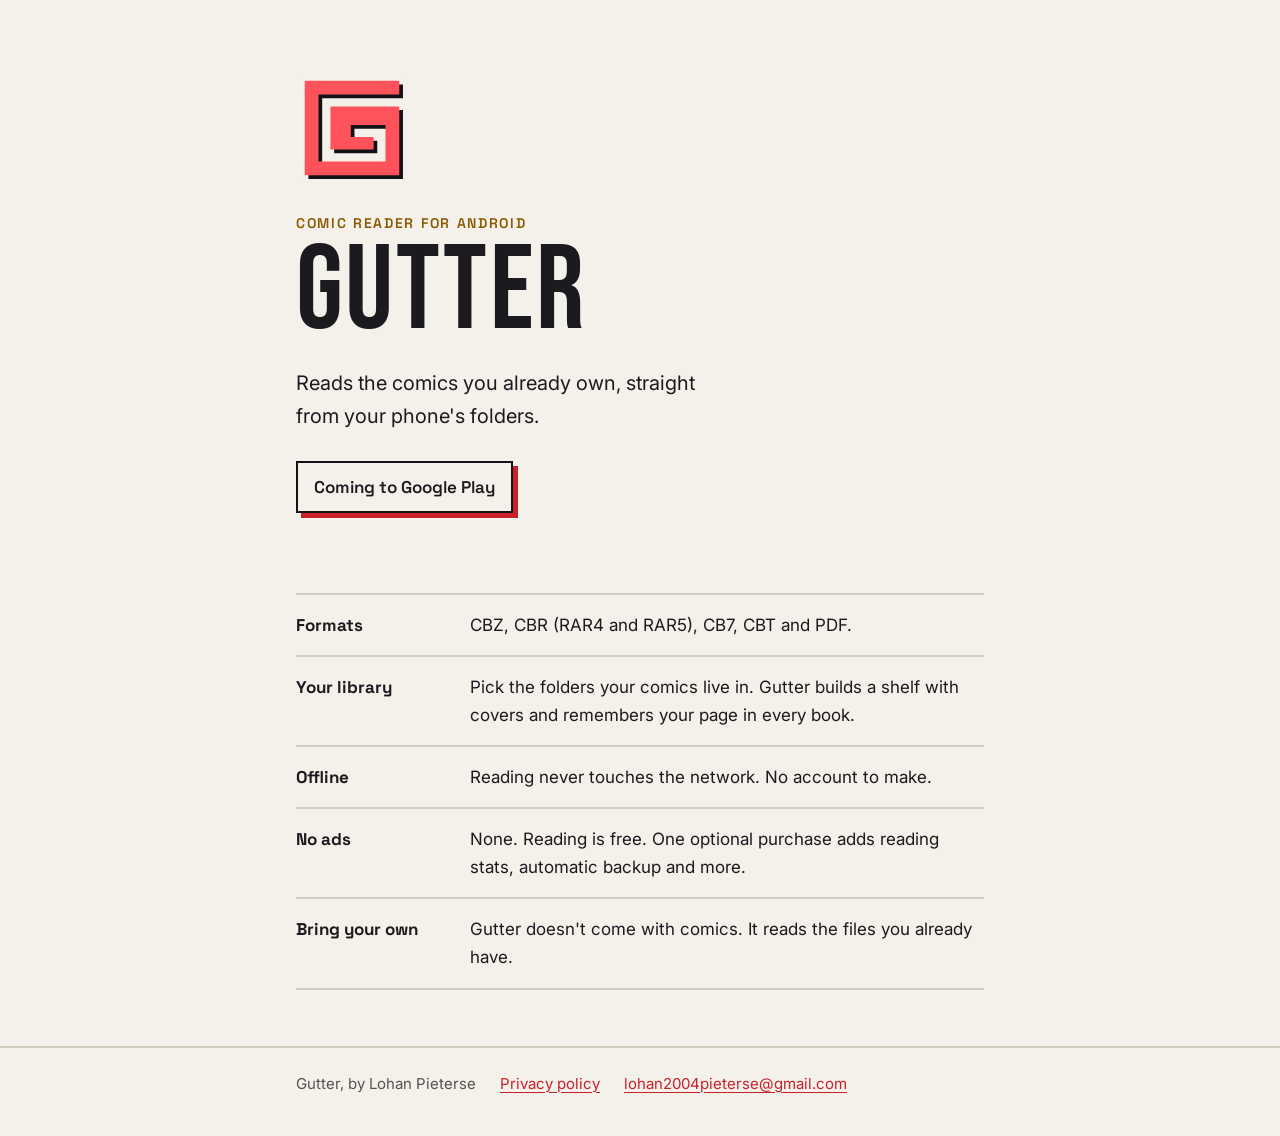
<file: index.html>
<!doctype html>
<html lang="en">
<head>
<meta charset="utf-8">
<meta name="viewport" content="width=device-width, initial-scale=1">
<title>Gutter Comic Reader</title>
<meta name="description" content="Gutter reads the CBZ, CBR, CB7, CBT and PDF comics already on your Android phone. No account, no ads, works offline.">
<link rel="icon" href="mark.svg" type="image/svg+xml">
<link rel="preconnect" href="https://fonts.googleapis.com">
<link rel="preconnect" href="https://fonts.gstatic.com" crossorigin>
<link href="https://fonts.googleapis.com/css2?family=Bebas+Neue&family=Inter:wght@400;600&family=Space+Grotesk:wght@500;600;700&display=swap" rel="stylesheet">
<link rel="stylesheet" href="style.css">
</head>
<body>
<main class="wrap">
  <section class="hero">
    <img class="mark" src="mark.svg" alt="Gutter logo">
    <div class="kicker">Comic reader for Android</div>
    <h1>Gutter</h1>
    <p class="lede">Reads the comics you already own, straight from your phone's folders.</p>
    <div class="status">Coming to Google Play</div>
  </section>

  <ul class="facts">
    <li><b>Formats</b><span>CBZ, CBR (RAR4 and RAR5), CB7, CBT and PDF.</span></li>
    <li><b>Your library</b><span>Pick the folders your comics live in. Gutter builds a shelf with covers and remembers your page in every book.</span></li>
    <li><b>Offline</b><span>Reading never touches the network. No account to make.</span></li>
    <li><b>No ads</b><span>None. Reading is free. One optional purchase adds reading stats, automatic backup and more.</span></li>
    <li><b>Bring your own</b><span>Gutter doesn't come with comics. It reads the files you already have.</span></li>
  </ul>
</main>
<footer><div class="wrap">
  <span>Gutter, by Lohan Pieterse</span>
  <a href="privacy/">Privacy policy</a>
  <a href="mailto:lohan2004pieterse@gmail.com">lohan2004pieterse@gmail.com</a>
</div></footer>
</body>
</html>
</file>
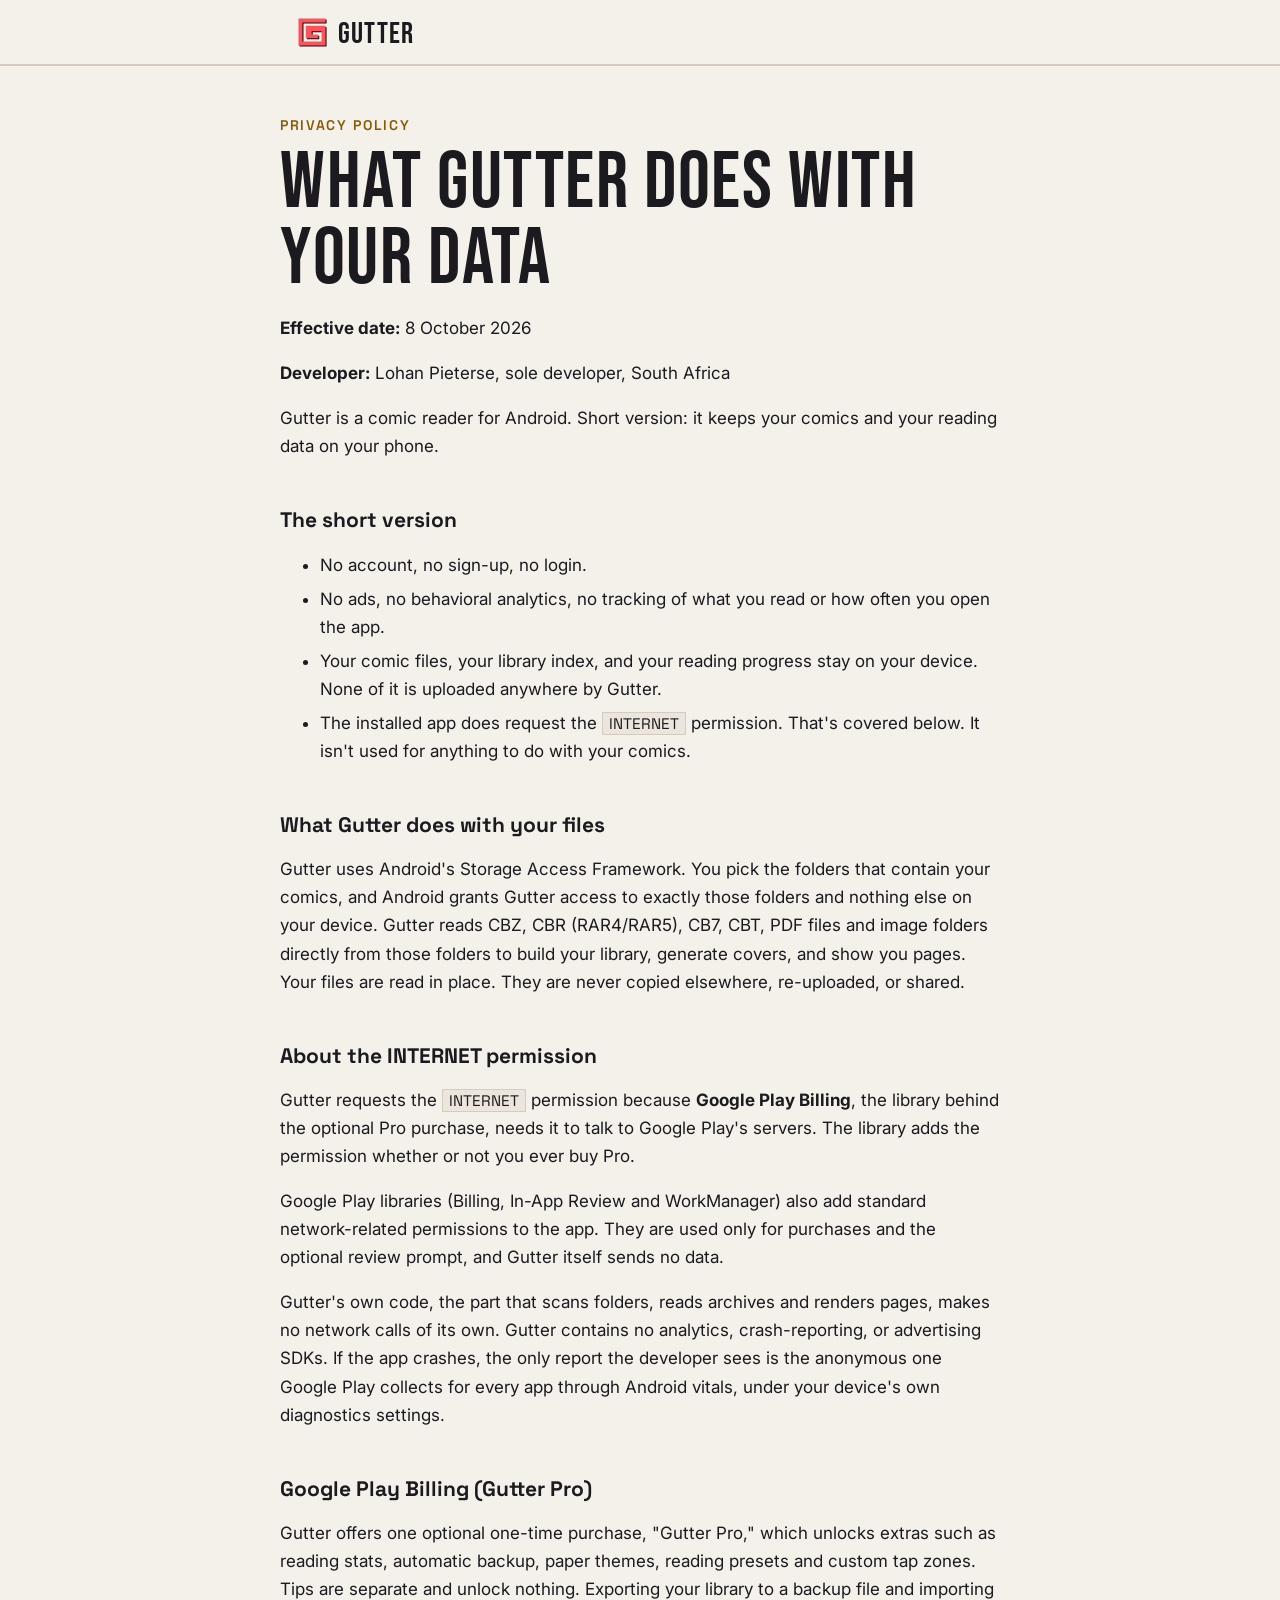
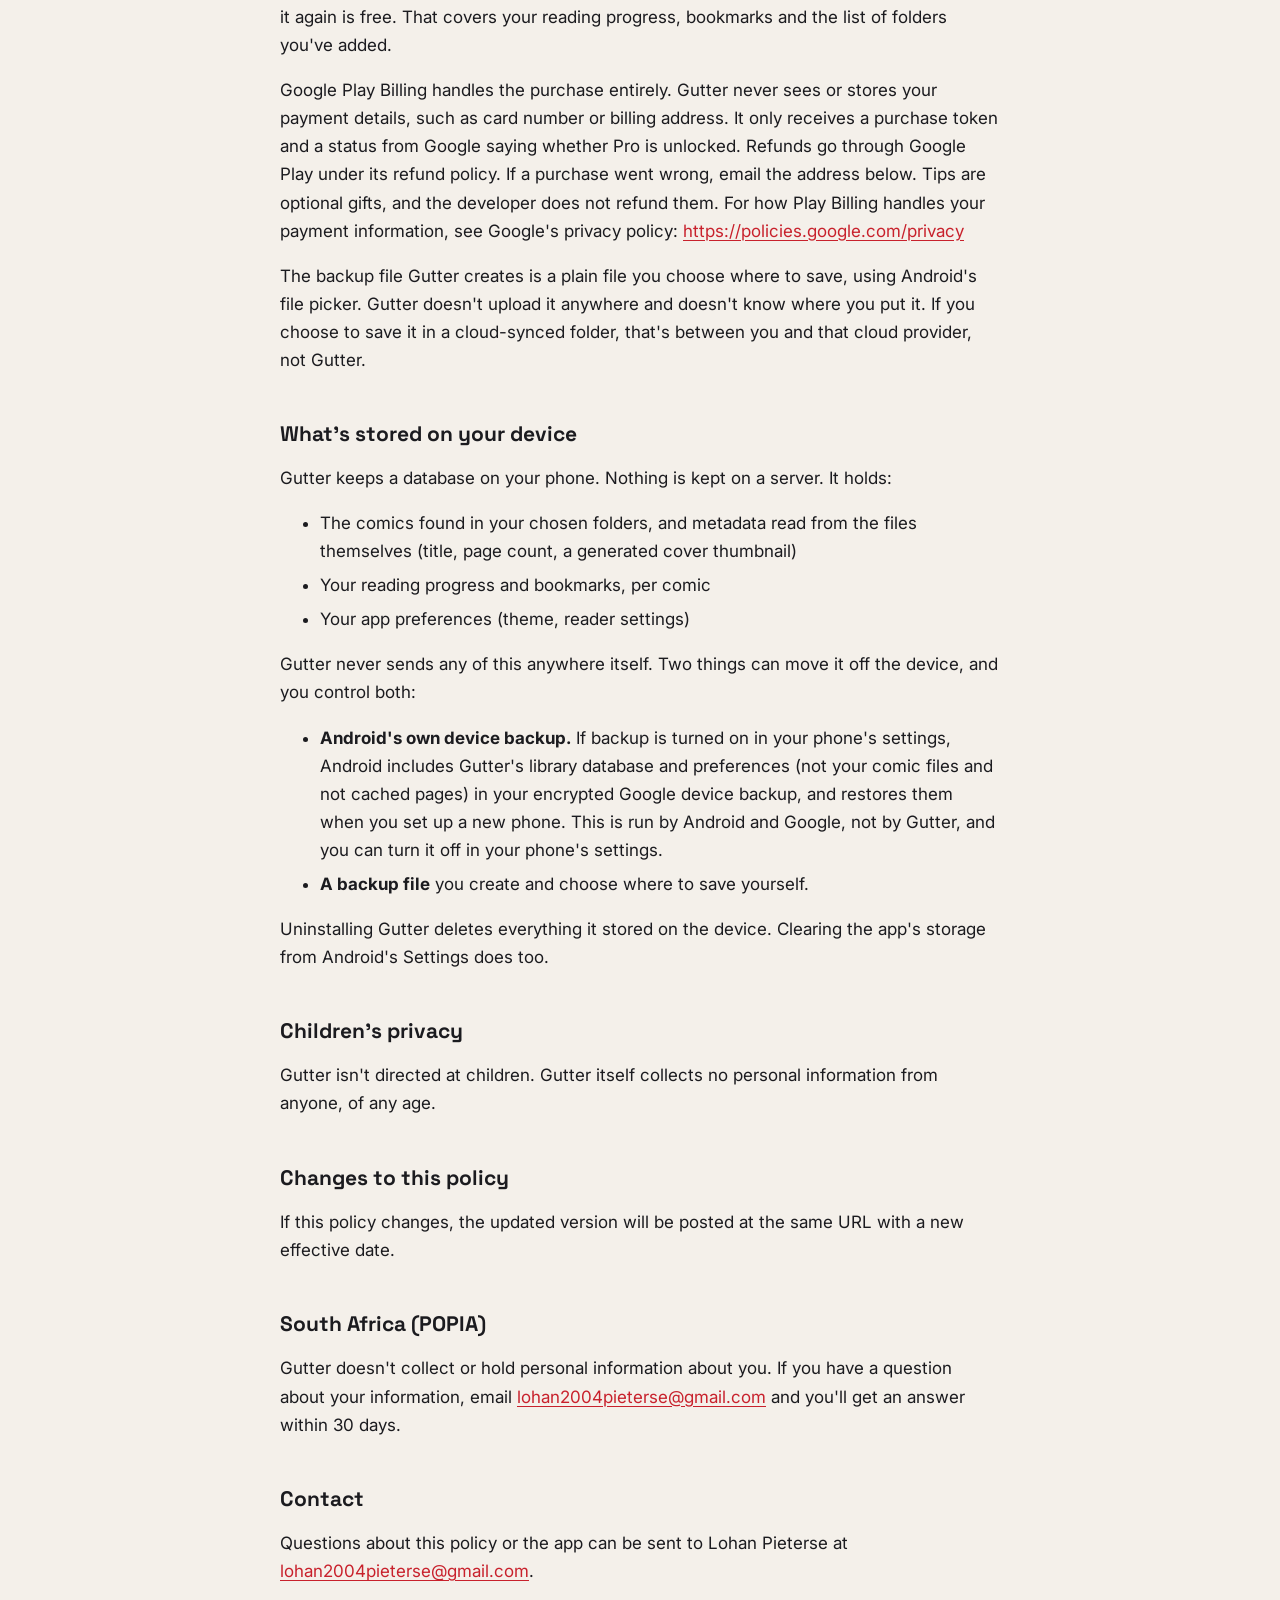
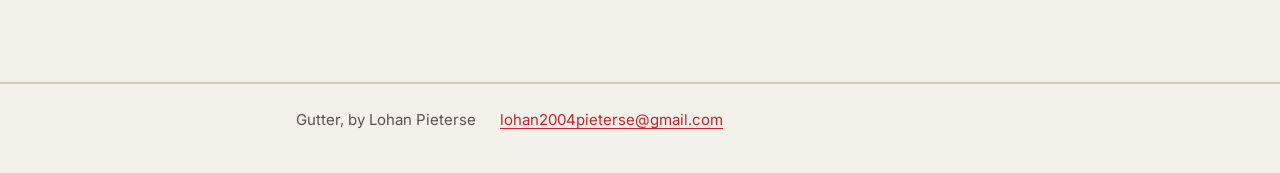
<file: privacy/index.html>
<!doctype html>
<html lang="en">
<head>
<meta charset="utf-8">
<meta name="viewport" content="width=device-width, initial-scale=1">
<title>Gutter Privacy Policy</title>
<meta name="description" content="What the Gutter comic reader app does and doesn't do with your data.">
<link rel="icon" href="../mark.svg" type="image/svg+xml">
<link rel="preconnect" href="https://fonts.googleapis.com">
<link rel="preconnect" href="https://fonts.gstatic.com" crossorigin>
<link href="https://fonts.googleapis.com/css2?family=Bebas+Neue&family=Inter:wght@400;600&family=Space+Grotesk:wght@500;600;700&display=swap" rel="stylesheet">
<link rel="stylesheet" href="../style.css">
</head>
<body>
<header class="bar"><div class="wrap">
  <a class="home" href="../"><img src="../mark.svg" alt=""><span class="word">Gutter</span></a>
</div></header>
<main class="wrap policy">
  <div class="kicker">Privacy policy</div>
  <h1>What Gutter does with your data</h1>
<p><strong>Effective date:</strong> 8 October 2026</p>
<p><strong>Developer:</strong> Lohan Pieterse, sole developer, South Africa</p>
<p>Gutter is a comic reader for Android. Short version: it keeps your comics and your reading data on your phone.</p>
<h2>The short version</h2>
<ul><li>No account, no sign-up, no login.</li><li>No ads, no behavioral analytics, no tracking of what you read or how often you open the app.</li><li>Your comic files, your library index, and your reading progress stay on your device. None of it is uploaded anywhere by Gutter.</li><li>The installed app does request the <code>INTERNET</code> permission. That's covered below. It isn't used for anything to do with your comics.</li></ul>
<h2>What Gutter does with your files</h2>
<p>Gutter uses Android's Storage Access Framework. You pick the folders that contain your comics, and Android grants Gutter access to exactly those folders and nothing else on your device. Gutter reads CBZ, CBR (RAR4/RAR5), CB7, CBT, PDF files and image folders directly from those folders to build your library, generate covers, and show you pages. Your files are read in place. They are never copied elsewhere, re-uploaded, or shared.</p>
<h2>About the INTERNET permission</h2>
<p>Gutter requests the <code>INTERNET</code> permission because <strong>Google Play Billing</strong>, the library behind the optional Pro purchase, needs it to talk to Google Play's servers. The library adds the permission whether or not you ever buy Pro.</p>
<p>Google Play libraries (Billing, In-App Review and WorkManager) also add standard network-related permissions to the app. They are used only for purchases and the optional review prompt, and Gutter itself sends no data.</p>
<p>Gutter's own code, the part that scans folders, reads archives and renders pages, makes no network calls of its own. Gutter contains no analytics, crash-reporting, or advertising SDKs. If the app crashes, the only report the developer sees is the anonymous one Google Play collects for every app through Android vitals, under your device's own diagnostics settings.</p>
<h2>Google Play Billing (Gutter Pro)</h2>
<p>Gutter offers one optional one-time purchase, "Gutter Pro," which unlocks extras such as reading stats, automatic backup, paper themes, reading presets and custom tap zones. Tips are separate and unlock nothing. Exporting your library to a backup file and importing it again is free. That covers your reading progress, bookmarks and the list of folders you've added.</p>
<p>Google Play Billing handles the purchase entirely. Gutter never sees or stores your payment details, such as card number or billing address. It only receives a purchase token and a status from Google saying whether Pro is unlocked. Refunds go through Google Play under its refund policy. If a purchase went wrong, email the address below. Tips are optional gifts, and the developer does not refund them. For how Play Billing handles your payment information, see Google's privacy policy: <a href="https://policies.google.com/privacy">https://policies.google.com/privacy</a></p>
<p>The backup file Gutter creates is a plain file you choose where to save, using Android's file picker. Gutter doesn't upload it anywhere and doesn't know where you put it. If you choose to save it in a cloud-synced folder, that's between you and that cloud provider, not Gutter.</p>
<h2>What's stored on your device</h2>
<p>Gutter keeps a database on your phone. Nothing is kept on a server. It holds:</p>
<ul><li>The comics found in your chosen folders, and metadata read from the files themselves (title, page count, a generated cover thumbnail)</li><li>Your reading progress and bookmarks, per comic</li><li>Your app preferences (theme, reader settings)</li></ul>
<p>Gutter never sends any of this anywhere itself. Two things can move it off the device, and you control both:</p>
<ul><li><strong>Android's own device backup.</strong> If backup is turned on in your phone's settings, Android includes Gutter's library database and preferences (not your comic files and not cached pages) in your encrypted Google device backup, and restores them when you set up a new phone. This is run by Android and Google, not by Gutter, and you can turn it off in your phone's settings.</li><li><strong>A backup file</strong> you create and choose where to save yourself.</li></ul>
<p>Uninstalling Gutter deletes everything it stored on the device. Clearing the app's storage from Android's Settings does too.</p>
<h2>Children's privacy</h2>
<p>Gutter isn't directed at children. Gutter itself collects no personal information from anyone, of any age.</p>
<h2>Changes to this policy</h2>
<p>If this policy changes, the updated version will be posted at the same URL with a new effective date.</p>
<h2>South Africa (POPIA)</h2>
<p>Gutter doesn't collect or hold personal information about you. If you have a question about your information, email <a href="mailto:lohan2004pieterse@gmail.com">lohan2004pieterse@gmail.com</a> and you'll get an answer within 30 days.</p>
<h2>Contact</h2>
<p>Questions about this policy or the app can be sent to Lohan Pieterse at <a href="mailto:lohan2004pieterse@gmail.com">lohan2004pieterse@gmail.com</a>.</p>
</main>
<footer><div class="wrap">
  <span>Gutter, by Lohan Pieterse</span>
  <a href="mailto:lohan2004pieterse@gmail.com">lohan2004pieterse@gmail.com</a>
</div></footer>
</body>
</html>
</file>
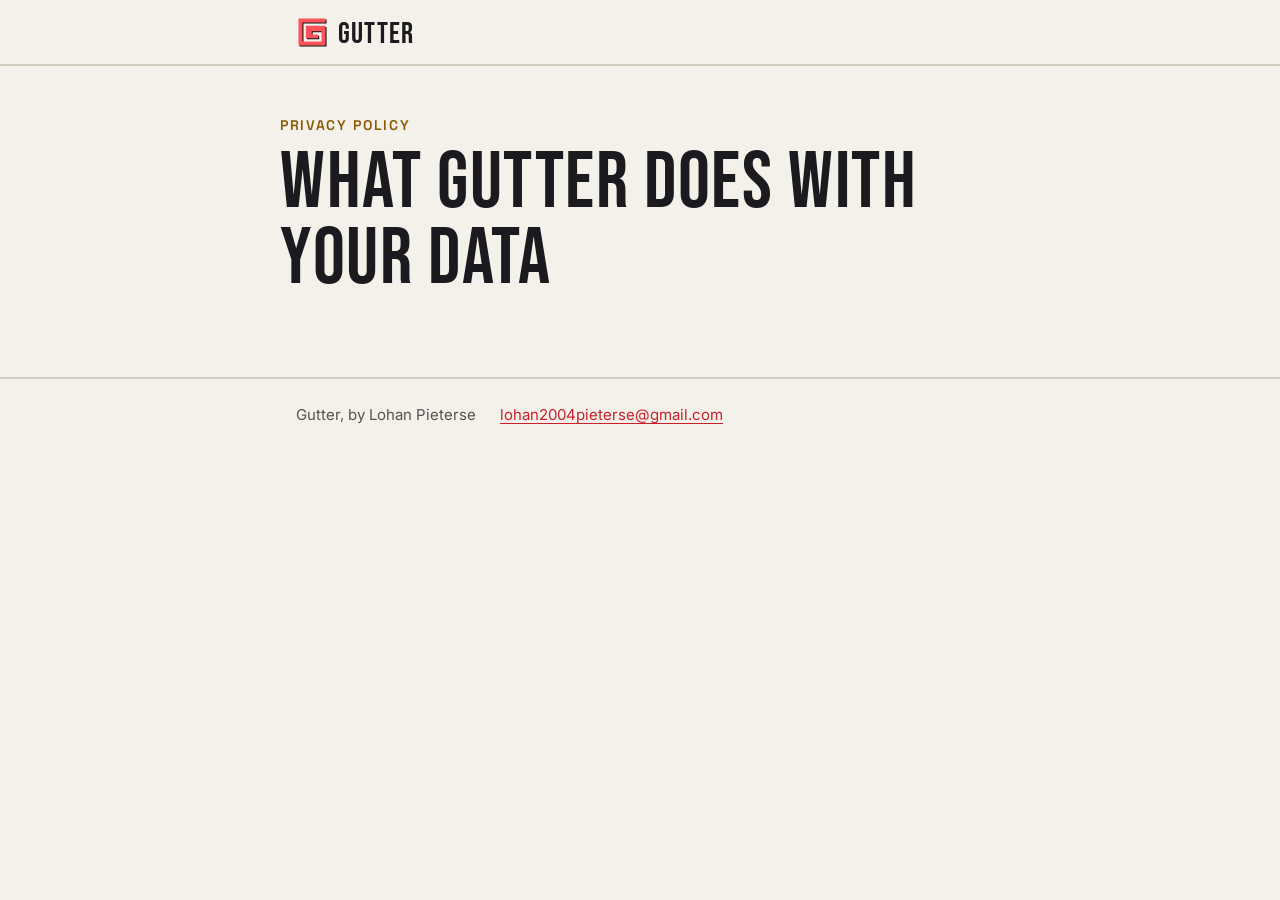
<file: privacy/template.html>
<!doctype html>
<html lang="en">
<head>
<meta charset="utf-8">
<meta name="viewport" content="width=device-width, initial-scale=1">
<title>Gutter Privacy Policy</title>
<meta name="description" content="What the Gutter comic reader app does and doesn't do with your data.">
<link rel="icon" href="../mark.svg" type="image/svg+xml">
<link rel="preconnect" href="https://fonts.googleapis.com">
<link rel="preconnect" href="https://fonts.gstatic.com" crossorigin>
<link href="https://fonts.googleapis.com/css2?family=Bebas+Neue&family=Inter:wght@400;600&family=Space+Grotesk:wght@500;600;700&display=swap" rel="stylesheet">
<link rel="stylesheet" href="../style.css">
</head>
<body>
<header class="bar"><div class="wrap">
  <a class="home" href="../"><img src="../mark.svg" alt=""><span class="word">Gutter</span></a>
</div></header>
<main class="wrap policy">
  <div class="kicker">Privacy policy</div>
  <h1>What Gutter does with your data</h1>
<!--BODY-->
</main>
<footer><div class="wrap">
  <span>Gutter, by Lohan Pieterse</span>
  <a href="mailto:lohan2004pieterse@gmail.com">lohan2004pieterse@gmail.com</a>
</div></footer>
</body>
</html>
</file>
<file: style.css>
:root {
  --ink: #121316;
  --ink-2: #1f1f23;
  --paper: #f4f0ea;
  --text: #e3e2e6;
  --muted: #b8aeac;
  --crimson: #ff535b;
  --yellow: #ffc83d;
  --rule: #343538;
}
:root[data-theme="light"] {
  --ink: #f4f0ea;
  --ink-2: #ebe5dc;
  --paper: #121316;
  --text: #1b1b1f;
  --muted: #5a5052;
  --crimson: #c8212c;
  --yellow: #8a5a00;
  --rule: #d5ccc0;
}
@media (prefers-color-scheme: light) {
  :root:not([data-theme="dark"]) {
    --ink: #f4f0ea;
    --ink-2: #ebe5dc;
    --paper: #121316;
    --text: #1b1b1f;
    --muted: #5a5052;
    --crimson: #c8212c;
    --yellow: #8a5a00;
    --rule: #d5ccc0;
  }
}
* { box-sizing: border-box; }
html { -webkit-text-size-adjust: 100%; }
body {
  margin: 0;
  background: var(--ink);
  color: var(--text);
  font: 17px/1.65 "Inter", system-ui, sans-serif;
}
a { color: var(--crimson); text-underline-offset: 3px; }
a:focus-visible { outline: 2px solid var(--crimson); outline-offset: 3px; }
.wrap { max-width: 720px; margin: 0 auto; padding: 0 16px; }

header.bar { border-bottom: 2px solid var(--rule); }
header.bar .wrap { display: flex; align-items: center; gap: 12px; height: 64px; }
header.bar a.home { display: flex; align-items: center; gap: 10px; color: var(--text); text-decoration: none; }
header.bar img { width: 32px; height: 32px; }
.word { font-family: "Bebas Neue", sans-serif; font-size: 30px; letter-spacing: .04em; line-height: 1; padding-top: 3px; }

h1 {
  font-family: "Bebas Neue", sans-serif;
  font-weight: 400;
  letter-spacing: .02em;
  line-height: .95;
  margin: 0;
}
h2 {
  font-family: "Space Grotesk", sans-serif;
  font-size: 21px;
  line-height: 1.3;
  margin: 2.2em 0 .5em;
}
code {
  font: 0.9em "Space Grotesk", monospace;
  background: var(--ink-2);
  padding: 1px 6px;
  border: 1px solid var(--rule);
}
li { margin: .35em 0; }
.kicker {
  font-family: "Space Grotesk", sans-serif;
  font-weight: 600;
  font-size: 14px;
  letter-spacing: .12em;
  text-transform: uppercase;
  color: var(--yellow);
}

/* Landing */
.hero { padding: 72px 0 40px; }
.hero .mark { width: 112px; height: 112px; display: block; margin-bottom: 28px; }
.hero h1 { font-size: clamp(64px, 16vw, 120px); }
.hero p.lede { font-size: 20px; max-width: 34ch; margin: 18px 0 0; }
.status {
  display: inline-block;
  margin-top: 28px;
  padding: 10px 16px;
  border: 2px solid var(--paper);
  box-shadow: 5px 5px 0 var(--crimson);
  font-family: "Space Grotesk", sans-serif;
  font-weight: 600;
}
.facts { list-style: none; padding: 0; margin: 40px 0; border-top: 2px solid var(--rule); }
.facts li { margin: 0; padding: 16px 0; border-bottom: 2px solid var(--rule); display: grid; grid-template-columns: 9.5em 1fr; gap: 12px; }
.facts b { font-family: "Space Grotesk", sans-serif; }
@media (max-width: 520px) { .facts li { grid-template-columns: 1fr; gap: 2px; } }

/* Policy */
.policy { padding: 48px 0 24px; }
.policy h1 { font-size: clamp(48px, 12vw, 80px); margin-top: 8px; }

footer { border-top: 2px solid var(--rule); margin-top: 56px; padding: 24px 0 40px; color: var(--muted); font-size: 15px; }
footer .wrap { display: flex; flex-wrap: wrap; gap: 8px 24px; }
</file>
